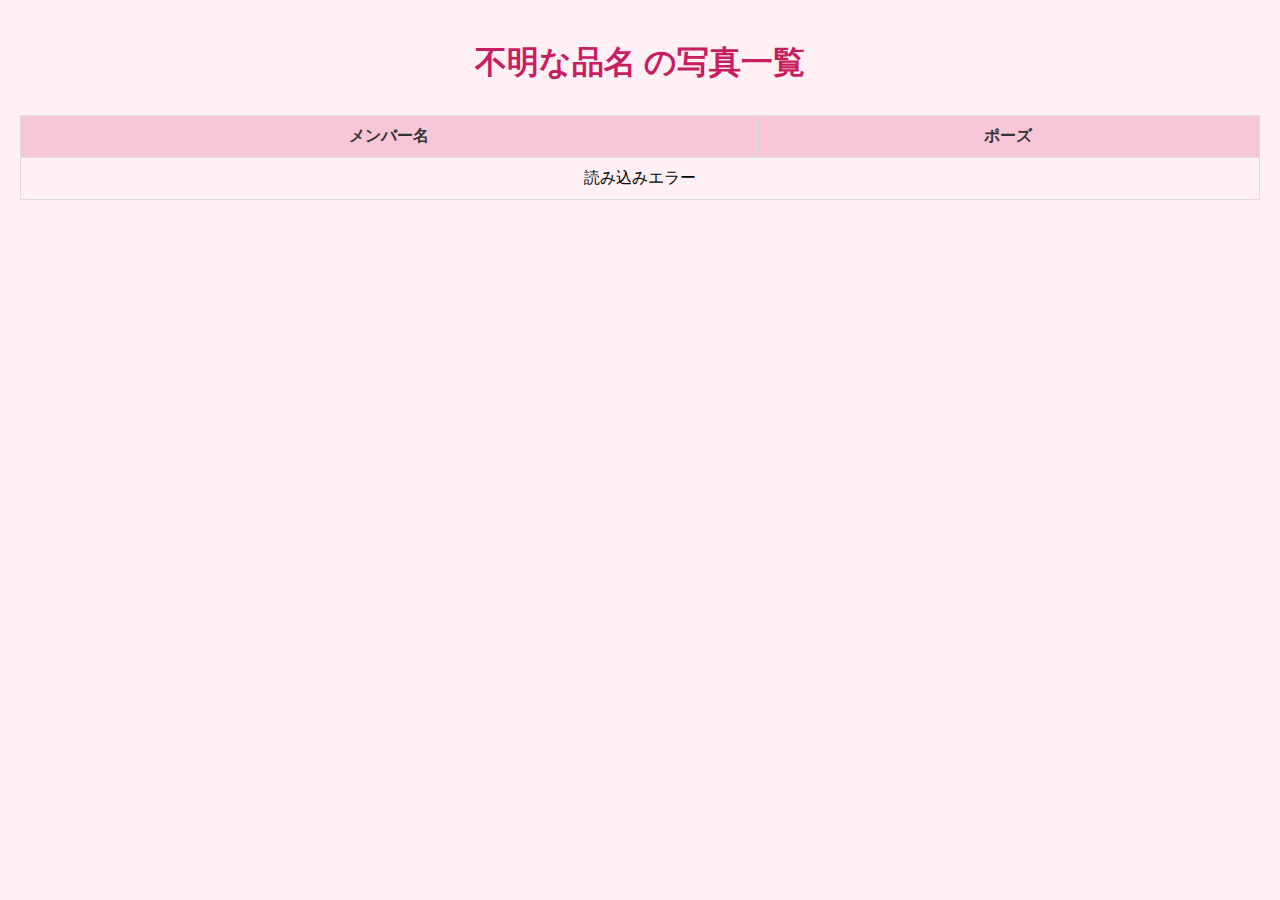
<file: item_detail.html>
<!DOCTYPE html>
<html lang="ja">
<head>
  <meta charset="UTF-8">
  <title>品名の詳細 | 櫻坂46交換サイト</title>
  <meta name="viewport" content="width=device-width, initial-scale=1.0">
  <style>
    body {
      font-family: 'Helvetica Neue', sans-serif;
      background-color: #fff0f5;
      margin: 0;
      padding: 20px;
    }

    h1 {
      color: #c81d5f;
      text-align: center;
      margin-bottom: 30px;
    }

    table {
      width: 100%;
      border-collapse: collapse;
      margin-bottom: 40px;
    }

    th, td {
      border: 1px solid #ddd;
      padding: 10px;
      text-align: center;
    }

    th {
      background-color: #f7c6d9;
      color: #333;
    }

    tr:nth-child(even) {
      background-color: #fff5f8;
    }
  </style>
</head>
<body>

<h1 id="item-title">品名の詳細</h1>

<table id="item-table">
  <thead>
    <tr>
      <th>メンバー名</th>
      <th>ポーズ</th>
    </tr>
  </thead>
  <tbody>
    <!-- データがここに挿入される -->
  </tbody>
</table>

<script>
  const params = new URLSearchParams(window.location.search);
  const itemName = params.get("item") || "不明な品名";
  document.getElementById("item-title").textContent = itemName + " の写真一覧";

  const csvUrl = "https://raw.githubusercontent.com/atkhbm/sakurazaka-photo/main/master.csv";

  fetch(csvUrl)
    .then(res => res.text())
    .then(text => {
      const rows = text.trim().split("\n").map(line =>
        line.match(/(".*?"|[^",]+)(?=\s*,|\s*$)/g).map(cell => cell.replace(/^"|"$/g, ""))
      );

      const data = rows.slice(1);
      const normalize = str => str.replace(/\s+/g, "").replace(/　/g, "");

      const filtered = data.filter(row => normalize(row[1]) === normalize(itemName));
      const tbody = document.querySelector("#item-table tbody");

      if (filtered.length === 0) {
        tbody.innerHTML = `<tr><td colspan="2">該当データがありません</td></tr>`;
        return;
      }

      filtered.forEach(([member, _, pose]) => {
        const tr = document.createElement("tr");
        tr.innerHTML = `
          <td>${member}</td>
          <td>${pose}</td>
        `;
        tbody.appendChild(tr);
      });
    })
    .catch(err => {
      console.error("CSV読み込みエラー:", err);
      document.querySelector("#item-table tbody").innerHTML = `<tr><td colspan="2">読み込みエラー</td></tr>`;
    });
</script>

</body>
</html>
</file>
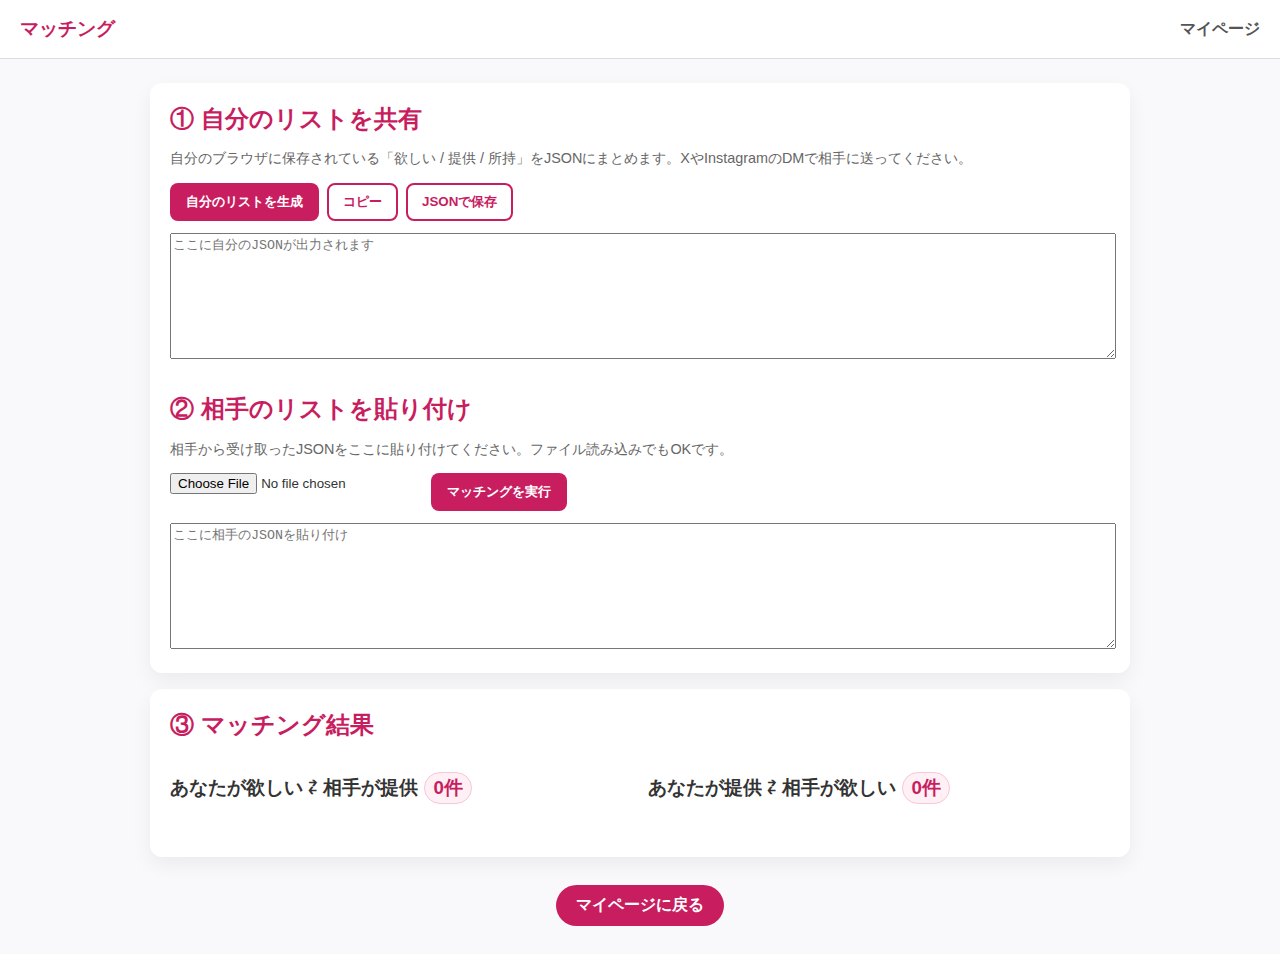
<file: matching.html>
<!DOCTYPE html>
<html lang="ja">
<head>
  <meta charset="UTF-8" />
  <title>マッチング | 櫻坂46 生写真交換サイト（非公式）</title>
  <meta name="viewport" content="width=device-width, initial-scale=1.0"/>
  <style>
    body { font-family: 'Helvetica Neue', sans-serif; background:#f9f9fb; margin:0; color:#333; }
    header { background:#fff; display:flex; justify-content:space-between; align-items:center; padding:16px 20px; border-bottom:1px solid #ddd; }
    header h1 { margin:0; font-size:1.2rem; color:#c81d5f; }
    nav a { margin-left: 16px; text-decoration:none; color:#555; font-weight:bold; }
    nav a:hover { color:#c81d5f; }
    .wrap { max-width: 980px; margin: 24px auto; padding: 0 16px; }
    .card { background:#fff; padding:20px; border-radius:12px; box-shadow:0 8px 20px rgba(0,0,0,.06); margin-bottom:16px; }
    .grid { display:grid; gap:16px; grid-template-columns: 1fr; }
    h2 { margin:0 0 12px; color:#c81d5f; }
    .muted { color:#666; }

    .btn { background:#c81d5f; color:#fff; border:none; padding:10px 16px; border-radius:8px; cursor:pointer; font-weight:bold; text-decoration:none; display:inline-block; }
    .btn:hover { background:#a9134a; }
    .btn-outline { background:#fff; color:#c81d5f; border:2px solid #c81d5f; padding:8px 14px; border-radius:8px; cursor:pointer; font-weight:bold; }
    .btn-outline:hover { background:#ffe3ec; }

    textarea { width:100%; min-height: 120px; font-family: ui-monospace, SFMono-Regular, Menlo, Monaco, Consolas, "Liberation Mono", monospace; }
    .list { margin: 8px 0 0; padding:0; list-style:none; }
    .list li { padding:8px 10px; border:1px solid #eee; border-radius:8px; background:#fff; margin-bottom:8px; }
    .col2 { display:grid; gap:16px; grid-template-columns: 1fr; }
    @media (min-width: 800px) { .col2 { grid-template-columns: 1fr 1fr; } }

    /* 戻るボタン */
    .back-btn { display:inline-block; padding:10px 20px; background:#c81d5f; color:#fff; text-decoration:none; border-radius: 30px; font-weight:bold; }
    .back-btn:hover { background:#a9134a; }
    .center { text-align:center; }

    .small { font-size:.9em; }
    .badge { display:inline-block; padding:2px 8px; border-radius: 999px; background:#fff0f5; color:#c81d5f; border:1px solid #f7c6d9; margin-left:6px; }
  </style>
</head>
<body>
  <header>
    <h1>マッチング</h1>
    <nav data-auth-links>
      <a href="mypage.html">マイページ</a>
    </nav>
  </header>

  <main class="wrap">
    <!-- 自分のデータ確認 & 共有 -->
    <section class="card grid">
      <div>
        <h2>① 自分のリストを共有</h2>
        <p class="muted small">自分のブラウザに保存されている「欲しい / 提供 / 所持」をJSONにまとめます。XやInstagramのDMで相手に送ってください。</p>
        <div class="actions" style="display:flex; gap:8px; flex-wrap:wrap; margin:8px 0 12px;">
          <button class="btn" onclick="exportMyData()">自分のリストを生成</button>
          <button class="btn-outline" onclick="copyExport()">コピー</button>
          <button class="btn-outline" onclick="downloadExport()">JSONで保存</button>
        </div>
        <textarea id="myExport" placeholder="ここに自分のJSONが出力されます" readonly></textarea>
        <p class="small muted" id="myProfileHint"></p>
      </div>

      <div>
        <h2>② 相手のリストを貼り付け</h2>
        <p class="muted small">相手から受け取ったJSONをここに貼り付けてください。ファイル読み込みでもOKです。</p>
        <div class="actions" style="display:flex; gap:8px; flex-wrap:wrap; margin:8px 0 12px;">
          <input type="file" id="importFile" accept="application/json" />
          <button class="btn" onclick="runMatching()">マッチングを実行</button>
        </div>
        <textarea id="otherImport" placeholder="ここに相手のJSONを貼り付け"></textarea>
      </div>
    </section>

    <!-- 結果 -->
    <section class="card">
      <h2>③ マッチング結果</h2>
      <div class="col2">
        <div>
          <h3>あなたが欲しい ⇄ 相手が提供<span class="badge" id="c12">0件</span></h3>
          <ul class="list" id="list12"></ul>
        </div>
        <div>
          <h3>あなたが提供 ⇄ 相手が欲しい<span class="badge" id="c21">0件</span></h3>
          <ul class="list" id="list21"></ul>
        </div>
      </div>
      <p class="small muted" id="contactHint"></p>
    </section>

    <div class="center" style="margin:28px 0;">
      <a href="mypage.html" class="back-btn">マイページに戻る</a>
    </div>
  </main>

  <script>
    // === 既存ローカル設計に合わせたキー ===
    const LS_WANT = "want";
    const LS_PROVIDE = "provide";
    const LS_OWN = "own";
    const LS_USERS = "app_users";
    const LS_SESSION = "app_session";

    const enc = (s) => encodeURIComponent(s ?? "");
    const dec = (s) => decodeURIComponent(s ?? "");

    // 自分のプロフィール（ニックネーム/メール/SNS可視性 等）を取得
    function getCurrentUserProfile() {
      try {
        const session = JSON.parse(localStorage.getItem(LS_SESSION) || "null");
        if (!session) return null;
        const users = JSON.parse(localStorage.getItem(LS_USERS) || "[]");
        const me = users.find(u => (u.email||"").toLowerCase() === (session.email||"").toLowerCase());
        return me || null;
      } catch {
        return null;
      }
    }

    function exportMyData() {
      const want = JSON.parse(localStorage.getItem(LS_WANT) || "[]");
      const provide = JSON.parse(localStorage.getItem(LS_PROVIDE) || "[]");
      const own = JSON.parse(localStorage.getItem(LS_OWN) || "[]");
      const me = getCurrentUserProfile();

      const payload = {
        // 表示用プロフィール（必要最低限）
        profile: {
          displayName: me?.displayName || "",
          email: me?.email || "",
          sns: {
            x: me?.sns?.x || null,
            instagram: me?.sns?.instagram || null,
          }
        },
        // エンコード済みID配列（過去の実装と互換）
        lists: {
          want, provide, own
        },
        // バージョン（将来の互換用）
        meta: { v: 1, exportedAt: new Date().toISOString() }
      };

      const text = JSON.stringify(payload, null, 2);
      document.getElementById("myExport").value = text;

      const hint = [];
      if (payload.profile.displayName) hint.push(`ニックネーム：${payload.profile.displayName}`);
      if (payload.profile.sns?.x?.id) hint.push(`X：${payload.profile.sns.x.id}`);
      if (payload.profile.sns?.instagram?.id) hint.push(`Instagram：${payload.profile.sns.instagram.id}`);
      document.getElementById("myProfileHint").textContent = hint.length ? `共有プロフィール → ${hint.join(" / ")}` : "";
    }

    function copyExport() {
      const ta = document.getElementById("myExport");
      if (!ta.value) { alert("先に「自分のリストを生成」を押してください。"); return; }
      ta.select(); document.execCommand("copy");
      alert("コピーしました。相手に貼り付けて送ってください。");
    }

    function downloadExport() {
      const ta = document.getElementById("myExport");
      if (!ta.value) { alert("先に「自分のリストを生成」を押してください。"); return; }
      const blob = new Blob([ta.value], { type: "application/json" });
      const a = document.createElement("a");
      a.href = URL.createObjectURL(blob);
      a.download = "my_list_export.json";
      a.click();
      URL.revokeObjectURL(a.href);
    }

    // ファイル読み込み → otherImport に反映
    document.getElementById("importFile").addEventListener("change", (e) => {
      const file = e.target.files?.[0];
      if (!file) return;
      const reader = new FileReader();
      reader.onload = () => {
        document.getElementById("otherImport").value = reader.result;
      };
      reader.readAsText(file, "utf-8");
    });

    function parseOther() {
      const txt = document.getElementById("otherImport").value.trim();
      if (!txt) { alert("相手のJSONを貼り付けてください。"); return null; }
      try {
        const obj = JSON.parse(txt);
        // 最小限のバリデーション
        if (!obj.lists || !Array.isArray(obj.lists.want) || !Array.isArray(obj.lists.provide)) {
          alert("JSON形式が想定と異なります。lists.want / lists.provide が必要です。");
          return null;
        }
        return obj;
      } catch {
        alert("JSONの解析に失敗しました。");
        return null;
      }
    }

    function runMatching() {
      const other = parseOther();
      if (!other) return;

      const myWant = new Set(JSON.parse(localStorage.getItem(LS_WANT) || "[]"));
      const myProvide = new Set(JSON.parse(localStorage.getItem(LS_PROVIDE) || "[]"));

      const theirProvide = new Set(other.lists.provide || []);
      const theirWant = new Set(other.lists.want || []);

      // 交差
      const a = intersect(myWant, theirProvide);   // 自分が欲しい ∩ 相手が提供
      const b = intersect(myProvide, theirWant);   // 自分が提供 ∩ 相手が欲しい

      renderMatches("list12", "c12", a);
      renderMatches("list21", "c21", b);

      // 連絡ヒント
      const p = other.profile || {};
      const hints = [];
      if (p.displayName) hints.push(`相手：${p.displayName}`);
      if (p?.sns?.x?.id) hints.push(`X：@${p.sns.x.id}`);
      if (p?.sns?.instagram?.id) hints.push(`Instagram：@${p.sns.instagram.id}`);
      document.getElementById("contactHint").textContent = hints.length
        ? `連絡先のヒント → ${hints.join(" / ")}`
        : "連絡先は相手に確認してください。";
    }

    function intersect(setA, setB) {
      const out = [];
      for (const x of setA) if (setB.has(x)) out.push(x);
      return out;
    }

    // 表示用：エンコード済みID "member_item_pose" を分解して可読に
    function prettyId(encoded) {
      const raw = dec(encoded);
      // 期待形式：member_item_pose
      const parts = raw.split("_");
      const [member, item, pose] = [parts[0]||"", parts[1]||"", parts.slice(2).join("_")];
      return { member, item, pose };
    }

    function renderMatches(listId, countId, arr) {
      const ul = document.getElementById(listId);
      ul.innerHTML = "";
      document.getElementById(countId).textContent = `${arr.length}件`;
      if (arr.length === 0) {
        const li = document.createElement("li");
        li.textContent = "一致はありませんでした。";
        ul.appendChild(li);
        return;
      }
      arr.forEach(id => {
        const { member, item, pose } = prettyId(id);
        const li = document.createElement("li");
        li.textContent = `${member} / ${item} / ${pose}`;
        ul.appendChild(li);
      });
    }
  </script>
</body>
</html>
</file>
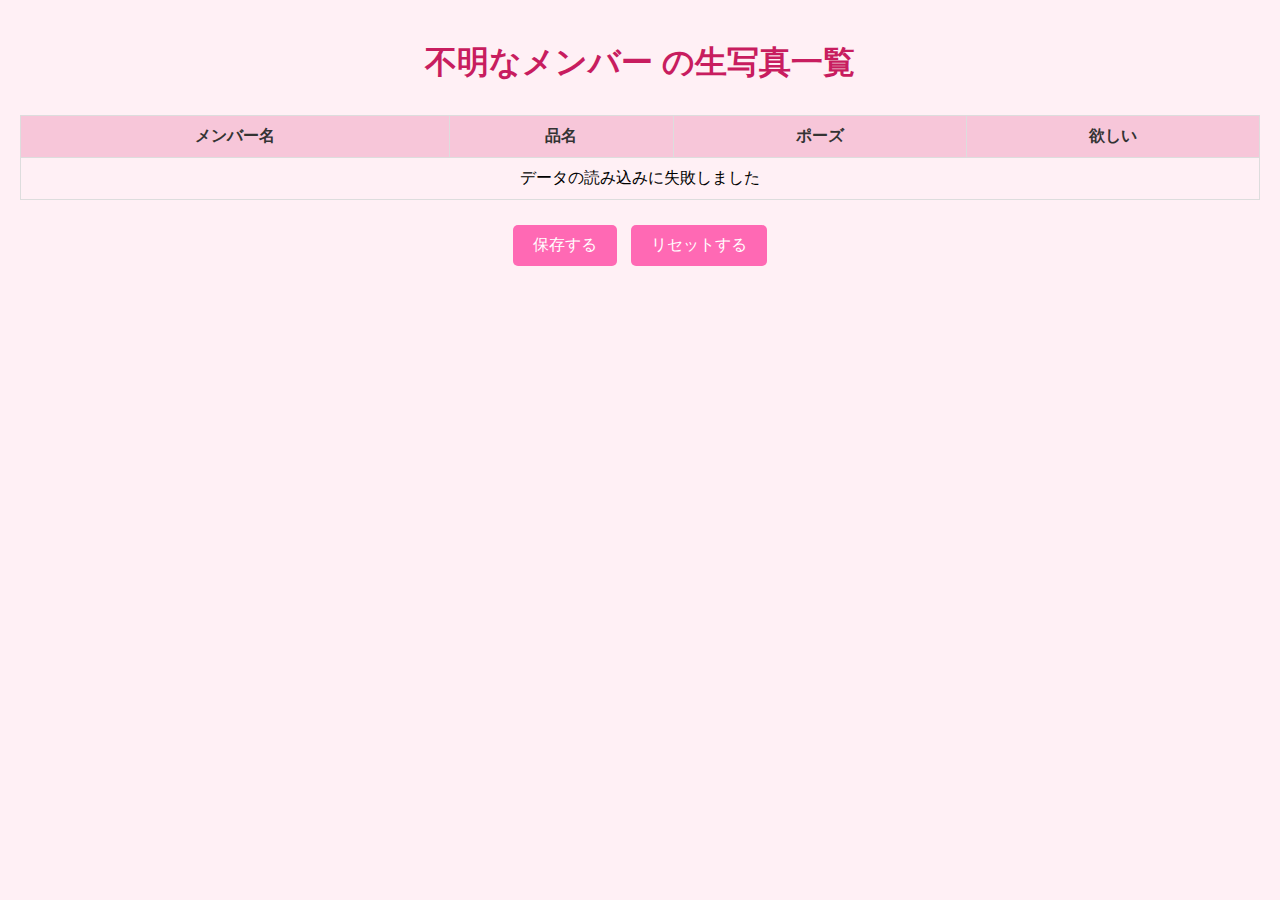
<file: member_detail.html>
<!DOCTYPE html>
<html lang="ja">
<head>
  <meta charset="UTF-8">
  <title>メンバー生写真一覧 | 櫻坂46交換サイト</title>
  <meta name="viewport" content="width=device-width, initial-scale=1.0">
  <style>
    body {
      font-family: 'Helvetica Neue', sans-serif;
      background-color: #fff0f5;
      margin: 0;
      padding: 20px;
    }

    h1 {
      color: #c81d5f;
      text-align: center;
      margin-bottom: 30px;
    }

    table {
      width: 100%;
      border-collapse: collapse;
      margin-bottom: 20px;
    }

    th, td {
      border: 1px solid #ddd;
      padding: 10px;
      text-align: center;
    }

    th {
      background-color: #f7c6d9;
      color: #333;
    }

    tr:nth-child(even) {
      background-color: #fff5f8;
    }

    .button-area {
      text-align: center;
      margin-top: 20px;
    }

    .btn {
      background-color: #ff69b4;
      color: white;
      border: none;
      padding: 10px 20px;
      margin: 5px;
      border-radius: 5px;
      cursor: pointer;
      font-size: 1em;
    }

    .btn:hover {
      background-color: #e055a0;
    }
  </style>
</head>
<body>

<h1 id="member-title">メンバーの生写真一覧</h1>

<table id="photo-table">
  <thead>
    <tr>
      <th>メンバー名</th>
      <th>品名</th>
      <th>ポーズ</th>
      <th>欲しい</th>
    </tr>
  </thead>
  <tbody>
    <!-- データがここに挿入される -->
  </tbody>
</table>

<div class="button-area">
  <button class="btn" onclick="saveSelections()">保存する</button>
  <button class="btn" onclick="resetMyLists()">リセットする</button>
</div>

<script>
  const params = new URLSearchParams(window.location.search);
  const memberName = params.get("member") || "不明なメンバー";
  document.getElementById("member-title").textContent = memberName + " の生写真一覧";

  const csvUrl = "https://raw.githubusercontent.com/atkhbm/sakurazaka-photo/main/sakurazaka_master_full.csv";
  const WANT_KEY = "wantedList";

  function getWantedList() {
    try {
      return JSON.parse(localStorage.getItem(WANT_KEY)) || [];
    } catch {
      return [];
    }
  }

  function saveWantedList(list) {
    localStorage.setItem(WANT_KEY, JSON.stringify(list));
  }

  function resetMyLists() {
    localStorage.removeItem("wishlist");
    localStorage.removeItem("providelist");
    localStorage.removeItem("ownedlist");
    localStorage.removeItem(WANT_KEY);
    alert("保存されたリストをすべてリセットしました。\nページを再読み込みすると全て再表示されます。");
    location.reload();
  }

  function saveSelections() {
    const checkboxes = document.querySelectorAll("input[type=checkbox][name=want]");
    const selectedIds = [];
    checkboxes.forEach(cb => {
      if (cb.checked) {
        selectedIds.push(cb.value);
      }
    });
    saveWantedList(selectedIds);
    alert("欲しいリストを保存しました。\n次回表示からチェック済みの項目は非表示になります。");
    location.reload();
  }

  fetch(csvUrl)
    .then(response => response.text())
    .then(text => {
      const rows = text.trim().split("\n").map(line => {
        return line.match(/(".*?"|[^",]+)(?=\s*,|\s*$)/g).map(cell => cell.replace(/^"|"$/g, ""));
      });

      const data = rows.slice(1);
      const tbody = document.querySelector("#photo-table tbody");
      const normalize = str => (str || "").replace(/\s+/g, "").replace(/　/g, "");

      const wanted = getWantedList();

      const filtered = data.filter(row => {
        const [member, item, pose] = row;
        const id = `${item}_${pose}`;
        return normalize(row[0]) === normalize(memberName) && !wanted.includes(id);
      });

      if (filtered.length === 0) {
        tbody.innerHTML = `<tr><td colspan="4">該当データがありません（すべて登録済み）</td></tr>`;
        return;
      }

      filtered.forEach(([member, item, pose]) => {
        const tr = document.createElement("tr");
        const id = `${item}_${pose}`;
        tr.innerHTML = `
          <td>${member}</td>
          <td>${item}</td>
          <td>${pose}</td>
          <td><input type="checkbox" name="want" value="${id}"></td>
        `;
        tbody.appendChild(tr);
      });
    })
    .catch(error => {
      console.error("CSV読み込みエラー:", error);
      const tbody = document.querySelector("#photo-table tbody");
      tbody.innerHTML = `<tr><td colspan="4">データの読み込みに失敗しました</td></tr>`;
    });
</script>

</body>
</html>
</file>
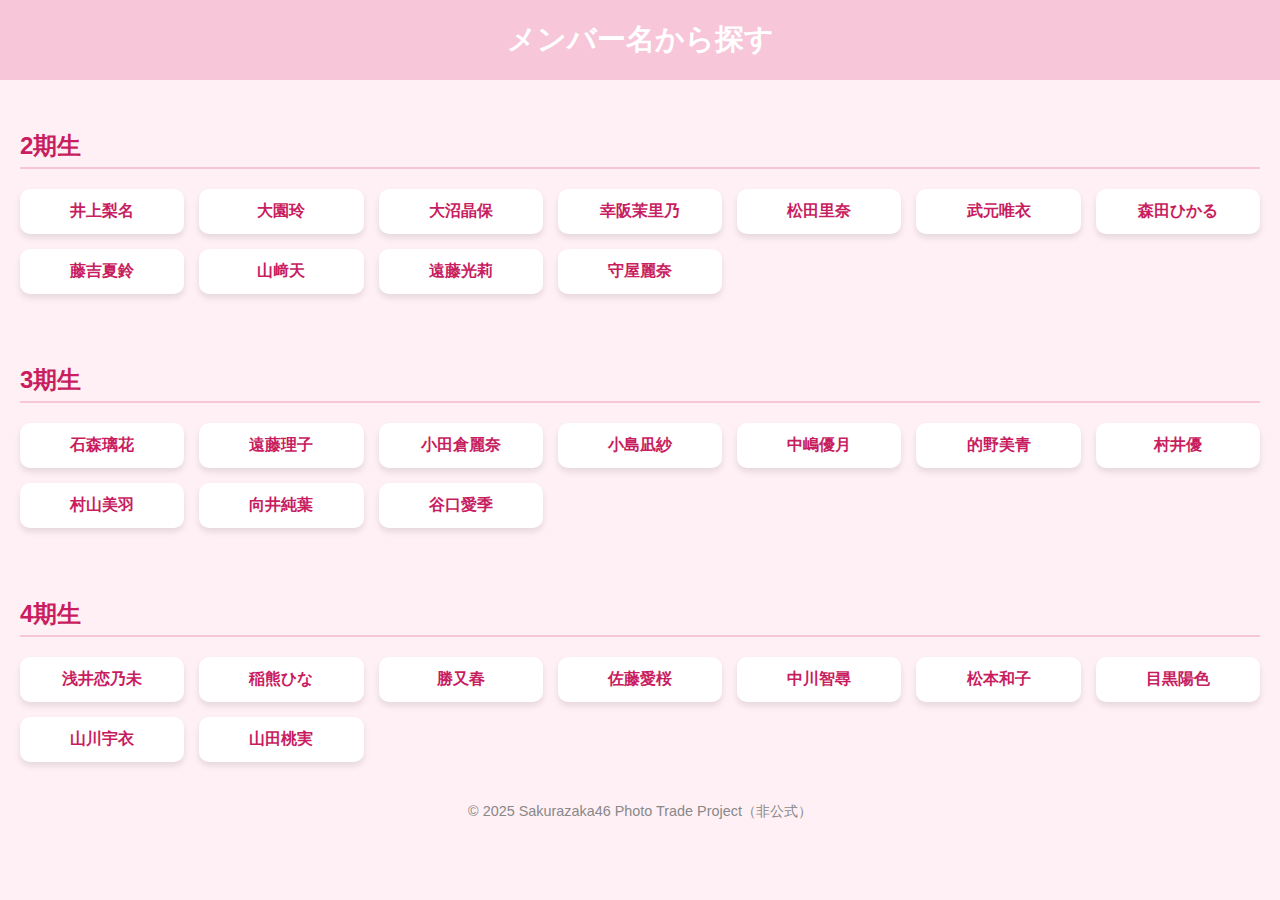
<file: member_list.html>
<!DOCTYPE html>
<html lang="ja">
<head>
  <meta charset="UTF-8">
  <title>メンバー名から探す | 櫻坂46 生写真交換サイト</title>
  <style>
    body {
      font-family: 'Helvetica Neue', sans-serif;
      background-color: #fff0f5;
      margin: 0;
      padding: 0;
    }

    header {
      background-color: #f7c6d9;
      padding: 20px;
      text-align: center;
      color: white;
    }

    header h1 {
      margin: 0;
      font-size: 1.8em;
    }

    section {
      padding: 20px;
    }

    h2 {
      color: #c81d5f;
      border-bottom: 2px solid #f7c6d9;
      padding-bottom: 5px;
      margin-top: 30px;
    }

    .container {
      display: grid;
      grid-template-columns: repeat(auto-fit, minmax(160px, 1fr));
      gap: 15px;
      margin-top: 15px;
    }

    .member-link {
      display: block;
      background-color: #ffffff;
      color: #c81d5f;
      text-align: center;
      padding: 12px;
      border-radius: 10px;
      text-decoration: none;
      font-weight: bold;
      box-shadow: 0 4px 6px rgba(0,0,0,0.1);
      transition: transform 0.2s;
    }

    .member-link:hover {
      transform: translateY(-3px);
      background-color: #ffe3ec;
    }

    footer {
      text-align: center;
      font-size: 0.9em;
      color: #888;
      padding: 20px;
    }
  </style>
</head>
<body>

<header>
  <h1>メンバー名から探す</h1>
</header>

<section>
  <h2>2期生</h2>
  <div class="container">
    <a href="member_detail.html?member=井上梨名" class="member-link">井上梨名</a>
    <a href="member_detail.html?member=大園玲" class="member-link">大園玲</a>
    <a href="member_detail.html?member=大沼晶保" class="member-link">大沼晶保</a>
    <a href="member_detail.html?member=幸阪茉里乃" class="member-link">幸阪茉里乃</a>
    <a href="member_detail.html?member=松田里奈" class="member-link">松田里奈</a>
    <a href="member_detail.html?member=武元唯衣" class="member-link">武元唯衣</a>
    <a href="member_detail.html?member=森田ひかる" class="member-link">森田ひかる</a>
    <a href="member_detail.html?member=藤吉夏鈴" class="member-link">藤吉夏鈴</a>
    <a href="member_detail.html?member=山﨑天" class="member-link">山﨑天</a>
    <a href="member_detail.html?member=遠藤光莉" class="member-link">遠藤光莉</a>
    <a href="member_detail.html?member=守屋麗奈" class="member-link">守屋麗奈</a>
  </div>
</section>

<section>
  <h2>3期生</h2>
  <div class="container">
    <a href="member_detail.html?member=石森璃花" class="member-link">石森璃花</a>
    <a href="member_detail.html?member=遠藤理子" class="member-link">遠藤理子</a>
    <a href="member_detail.html?member=小田倉麗奈" class="member-link">小田倉麗奈</a>
    <a href="member_detail.html?member=小島凪紗" class="member-link">小島凪紗</a>
    <a href="member_detail.html?member=中嶋優月" class="member-link">中嶋優月</a>
    <a href="member_detail.html?member=的野美青" class="member-link">的野美青</a>
    <a href="member_detail.html?member=村井優" class="member-link">村井優</a>
    <a href="member_detail.html?member=村山美羽" class="member-link">村山美羽</a>
    <a href="member_detail.html?member=向井純葉" class="member-link">向井純葉</a>
    <a href="member_detail.html?member=谷口愛季" class="member-link">谷口愛季</a>
  </div>
</section>

<section>
  <h2>4期生</h2>
  <div class="container">
    <a href="member_detail.html?member=浅井恋乃未" class="member-link">浅井恋乃未</a>
    <a href="member_detail.html?member=稲熊ひな" class="member-link">稲熊ひな</a>
    <a href="member_detail.html?member=勝又春" class="member-link">勝又春</a>
    <a href="member_detail.html?member=佐藤愛桜" class="member-link">佐藤愛桜</a>
    <a href="member_detail.html?member=中川智尋" class="member-link">中川智尋</a>
    <a href="member_detail.html?member=松本和子" class="member-link">松本和子</a>
    <a href="member_detail.html?member=目黒陽色" class="member-link">目黒陽色</a>
    <a href="member_detail.html?member=山川宇衣" class="member-link">山川宇衣</a>
    <a href="member_detail.html?member=山田桃実" class="member-link">山田桃実</a>
  </div>
</section>

<footer>
  &copy; 2025 Sakurazaka46 Photo Trade Project（非公式）
</footer>

</body>
</html>
</file>
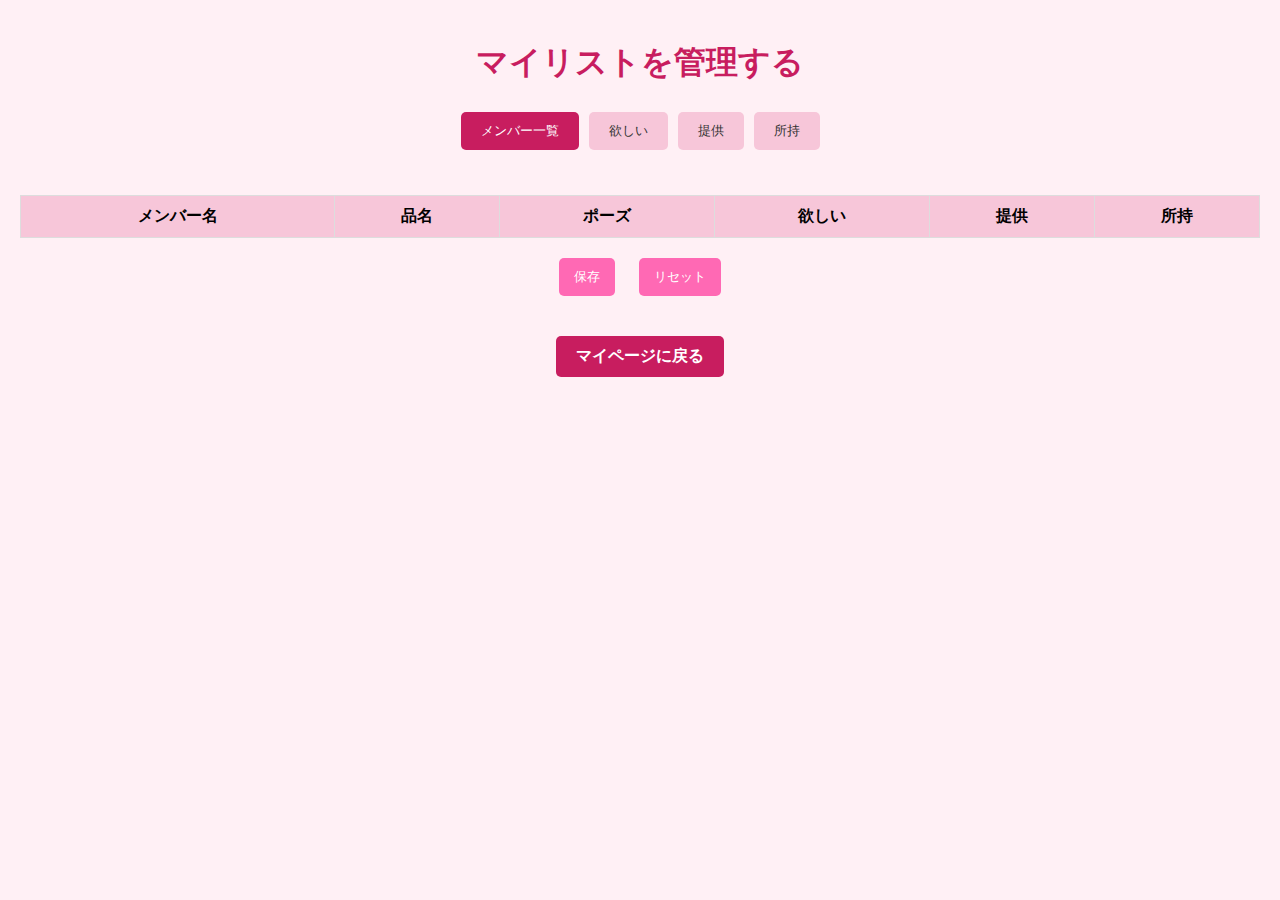
<file: mylist_manage.html>
<!DOCTYPE html>
<html lang="ja">
<head>
  <meta charset="UTF-8">
  <title>マイリスト管理 | 櫻坂46交換サイト</title>
  <meta name="viewport" content="width=device-width, initial-scale=1.0">
  <style>
    body { font-family: 'Helvetica Neue', sans-serif; background-color: #fff0f5; margin: 0; padding: 20px; }
    h1 { text-align: center; color: #c81d5f; }
    .tabs { display: flex; justify-content: center; margin: 20px 0; flex-wrap: wrap; }
    .tabs button { padding: 10px 20px; margin: 5px; border: none; background-color: #f7c6d9; color: #333; border-radius: 5px; cursor: pointer; }
    .tabs button.active { background-color: #c81d5f; color: white; }
    table { width: 100%; border-collapse: collapse; margin-bottom: 20px; }
    th, td { border: 1px solid #ddd; padding: 10px; text-align: center; }
    th { background-color: #f7c6d9; }
    tr:nth-child(even) { background-color: #fff5f8; }
    .actions { text-align: center; margin: 20px; }
    .actions button { padding: 10px 15px; margin: 0 10px; background-color: #ff69b4; color: white; border: none; border-radius: 5px; cursor: pointer; }

    /* 戻るボタン用 */
    .back-btn {
      display: inline-block;
      padding: 10px 20px;
      background-color: #c81d5f;
      color: #fff;
      text-decoration: none;
      border-radius: 5px;
      font-weight: bold;
    }
    .back-btn:hover {
      background-color: #a8154a;
    }
  </style>
</head>
<body>
  <h1>マイリストを管理する</h1>

  <div class="tabs">
    <button onclick="switchTab('member', event)" class="active">メンバー一覧</button>
    <button onclick="switchTab('want', event)">欲しい</button>
    <button onclick="switchTab('provide', event)">提供</button>
    <button onclick="switchTab('own', event)">所持</button>
  </div>

  <div class="tabs" id="member-tabs"></div>

  <table id="list-table">
    <thead>
      <tr>
        <th>メンバー名</th>
        <th>品名</th>
        <th>ポーズ</th>
        <th>欲しい</th>
        <th>提供</th>
        <th>所持</th>
      </tr>
    </thead>
    <tbody></tbody>
  </table>

  <div class="actions">
    <button onclick="saveData()">保存</button>
    <button onclick="resetData()">リセット</button>
  </div>

  <!-- マイページに戻るボタン -->
  <div style="text-align:center; margin: 40px 0;">
    <a href="mypage.html" class="back-btn">マイページに戻る</a>
  </div>

<script>
const csvUrl = "https://raw.githubusercontent.com/atkhbm/sakurazaka-photo/refs/heads/main/sakurazaka_master_full.csv";
let allData = [];
let currentTab = "member";
let selectedMember = "";

const lists = {
  want: new Set(JSON.parse(localStorage.getItem("want") || "[]")),
  provide: new Set(JSON.parse(localStorage.getItem("provide") || "[]")),
  own: new Set(JSON.parse(localStorage.getItem("own") || "[]")),
};

const tempChecked = {
  want: new Set(),
  provide: new Set(),
  own: new Set(),
};

fetch(csvUrl)
  .then(res => res.text())
  .then(text => {
    const rows = text.trim().split("\n").slice(1).map(line => {
      return line.match(/(".*?"|[^",]+)(?=,|$)/g).map(cell => cell.replace(/^"|"$/g, ""));
    });
    allData = rows;
    renderMemberTabs();
    renderTable();
  });

function switchTab(tab, event) {
  currentTab = tab;
  selectedMember = "";
  document.querySelectorAll(".tabs button").forEach(btn => btn.classList.remove("active"));
  event.target.classList.add("active");
  renderTable();
}

function renderMemberTabs() {
  const memberTabs = document.getElementById("member-tabs");
  const members = [...new Set(allData.map(row => row[0]))];
  memberTabs.innerHTML = "";
  members.forEach(member => {
    const btn = document.createElement("button");
    btn.textContent = member;
    btn.onclick = () => {
      selectedMember = member;
      renderTable();
    };
    memberTabs.appendChild(btn);
  });
}

function renderTable() {
  const tbody = document.querySelector("#list-table tbody");
  tbody.innerHTML = "";

  allData.forEach(([member, item, pose]) => {
    const rawId = `${member}_${item}_${pose}`;
    const id = encodeURIComponent(rawId);

    const isChecked = (type) => lists[type].has(id) || tempChecked[type].has(id);

    if (currentTab === "member") {
      if (!selectedMember || selectedMember !== member) return;
      if (lists.want.has(id) || lists.provide.has(id) || lists.own.has(id)) return;
    } else if (currentTab !== "member" && !lists[currentTab].has(id)) return;

    const tr = document.createElement("tr");
    tr.innerHTML = `
      <td>${member}</td>
      <td>${item}</td>
      <td>${pose}</td>
      <td><input type="checkbox" ${isChecked('want') ? "checked" : ""} onchange="handleToggle('want', '${id}', this.checked)"></td>
      <td><input type="checkbox" ${isChecked('provide') ? "checked" : ""} onchange="handleToggle('provide', '${id}', this.checked)"></td>
      <td><input type="checkbox" ${isChecked('own') ? "checked" : ""} onchange="handleToggle('own', '${id}', this.checked)"></td>
    `;
    tbody.appendChild(tr);
  });
}

function handleToggle(type, id, checked) {
  if (checked) {
    tempChecked[type].add(id);
  } else {
    tempChecked[type].delete(id);
  }
}

function saveData() {
  ['want', 'provide', 'own'].forEach(type => {
    tempChecked[type].forEach(id => lists[type].add(id));
    tempChecked[type].clear();
    localStorage.setItem(type, JSON.stringify(Array.from(lists[type])));
  });
  alert("保存しました");
  renderTable();
}

function resetData() {
  if (!confirm("すべてのチェックをリセットしますか？")) return;
  ['want', 'provide', 'own'].forEach(type => {
    localStorage.removeItem(type);
    lists[type].clear();
    tempChecked[type].clear();
  });
  alert("リセットしました");
  renderTable();
}
</script>
</body>
</html>
</file>
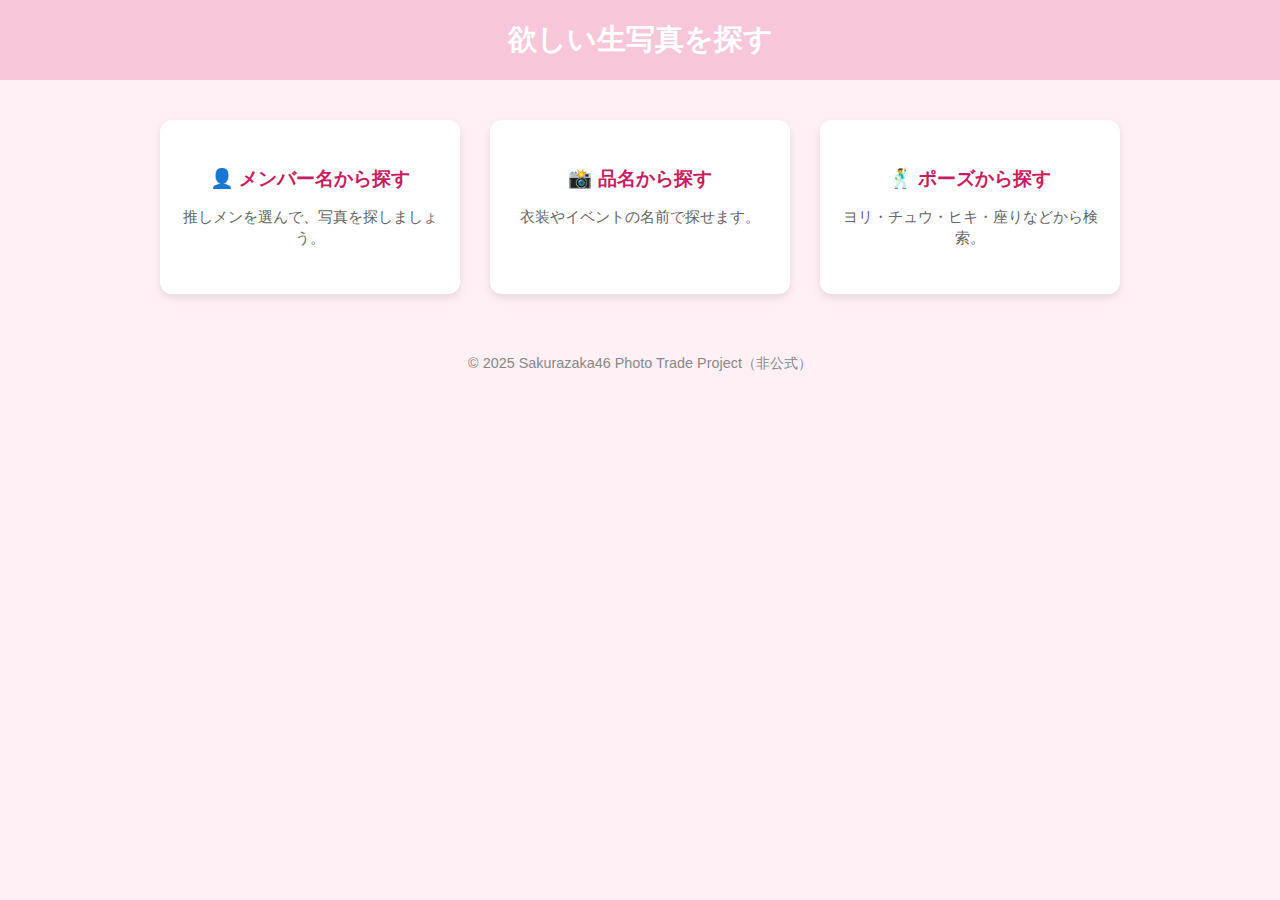
<file: search.html>
<!DOCTYPE html>
<html lang="ja">
<head>
  <meta charset="UTF-8">
  <title>検索方法を選ぶ | 櫻坂46 生写真交換サイト</title>
  <style>
    body {
      font-family: 'Helvetica Neue', sans-serif;
      background-color: #fff0f5;
      margin: 0;
      padding: 0;
    }

    header {
      background-color: #f7c6d9;
      padding: 20px;
      text-align: center;
      color: white;
    }

    header h1 {
      margin: 0;
      font-size: 1.8em;
    }

    .container {
      max-width: 960px;
      margin: 40px auto;
      display: flex;
      flex-wrap: wrap;
      justify-content: center;
      gap: 30px;
    }

    .card {
      background: white;
      border-radius: 12px;
      box-shadow: 0 4px 8px rgba(0,0,0,0.1);
      text-align: center;
      width: 260px;
      padding: 30px 20px;
      text-decoration: none;
      color: #333;
      transition: transform 0.2s;
    }

    .card:hover {
      transform: translateY(-5px);
      box-shadow: 0 6px 12px rgba(0,0,0,0.15);
    }

    .card h2 {
      font-size: 1.2em;
      margin-bottom: 10px;
      color: #c81d5f;
    }

    .card p {
      font-size: 0.95em;
      color: #666;
    }

    footer {
      text-align: center;
      font-size: 0.9em;
      color: #888;
      padding: 20px;
    }
  </style>
</head>
<body>

  <header>
    <h1>欲しい生写真を探す</h1>
  </header>

  <div class="container">

    <a href="member_list.html" class="card">
      <h2>👤 メンバー名から探す</h2>
      <p>推しメンを選んで、写真を探しましょう。</p>
    </a>

    <a href="title_list.html" class="card">
      <h2>📸 品名から探す</h2>
      <p>衣装やイベントの名前で探せます。</p>
    </a>

    <a href="pose_list.html" class="card">
      <h2>🕺 ポーズから探す</h2>
      <p>ヨリ・チュウ・ヒキ・座りなどから検索。</p>
    </a>

  </div>

  <footer>
    &copy; 2025 Sakurazaka46 Photo Trade Project（非公式）
  </footer>

</body>
</html>
</file>
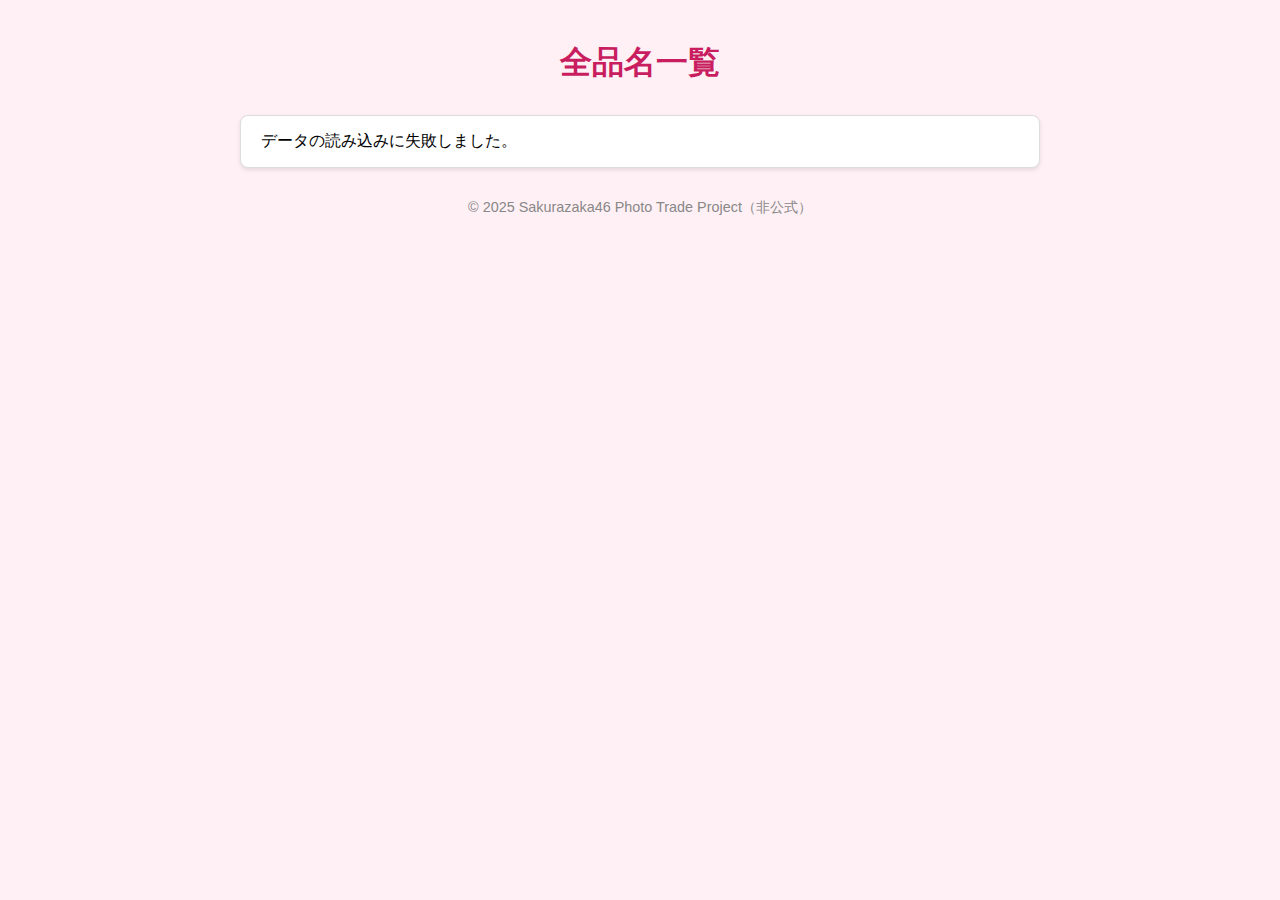
<file: title_list.html>
<!DOCTYPE html>
<html lang="ja">
<head>
  <meta charset="UTF-8">
  <title>品名一覧 | 櫻坂46交換サイト</title>
  <meta name="viewport" content="width=device-width, initial-scale=1.0">
  <style>
    body {
      font-family: 'Helvetica Neue', sans-serif;
      background-color: #fff0f5;
      margin: 0;
      padding: 20px;
    }

    h1 {
      color: #c81d5f;
      text-align: center;
      margin-bottom: 30px;
    }

    ul {
      max-width: 800px;
      margin: auto;
      padding: 0;
      list-style: none;
    }

    li {
      background-color: white;
      margin: 10px 0;
      padding: 15px 20px;
      border-radius: 8px;
      border: 1px solid #ddd;
      box-shadow: 0 2px 4px rgba(0,0,0,0.1);
      transition: background-color 0.2s;
    }

    li:hover {
      background-color: #ffe0ec;
    }

    a {
      text-decoration: none;
      color: #c81d5f;
      font-weight: bold;
      font-size: 1.1em;
      display: block;
    }

    footer {
      text-align: center;
      font-size: 0.9em;
      color: #888;
      padding: 20px;
    }
  </style>
</head>
<body>

<h1>全品名一覧</h1>

<ul id="title-list">
  <!-- 品名リストがここに入る -->
</ul>

<footer>
  &copy; 2025 Sakurazaka46 Photo Trade Project（非公式）
</footer>

<script>
  const csvUrl = "https://raw.githubusercontent.com/atkhbm/sakurazaka-photo/main/master.csv";

  fetch(csvUrl)
    .then(response => response.text())
    .then(text => {
      const rows = text.trim().split("\n").map(line =>
        line.match(/(".*?"|[^",]+)(?=\s*,|\s*$)/g).map(cell => cell.replace(/^"|"$/g, ""))
      );

      const data = rows.slice(1); // ヘッダー除く
      const items = new Set();

      data.forEach(row => {
        const title = row[1]?.trim();
        if (title) items.add(title);
      });

      const list = document.getElementById("title-list");

      if (items.size === 0) {
        list.innerHTML = "<li>品名データが見つかりませんでした。</li>";
        return;
      }

      [...items].sort().forEach(title => {
        const li = document.createElement("li");
        const link = document.createElement("a");
        link.href = `item_detail.html?item=${encodeURIComponent(title)}`;
        link.textContent = title;
        li.appendChild(link);
        list.appendChild(li);
      });
    })
    .catch(error => {
      console.error("CSV読み込みエラー:", error);
      document.getElementById("title-list").innerHTML = "<li>データの読み込みに失敗しました。</li>";
    });
</script>

</body>
</html>
</file>
